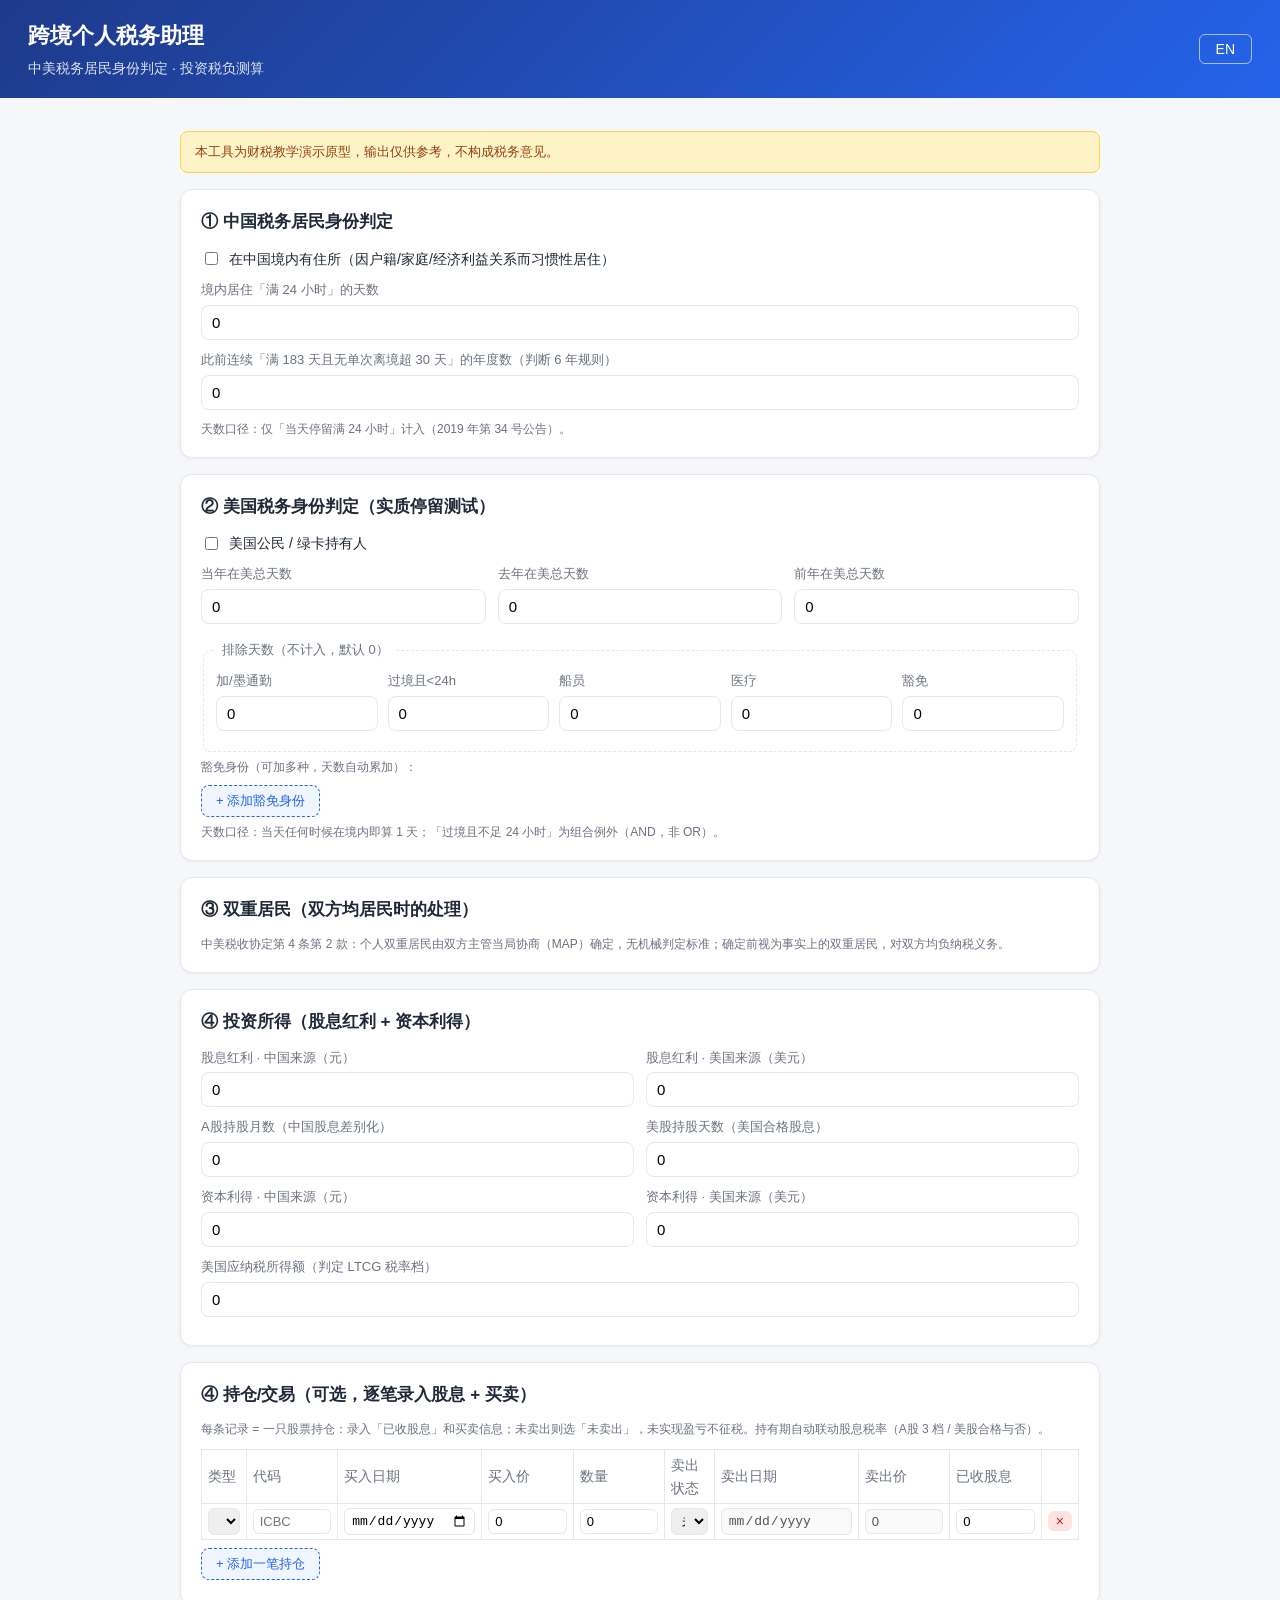
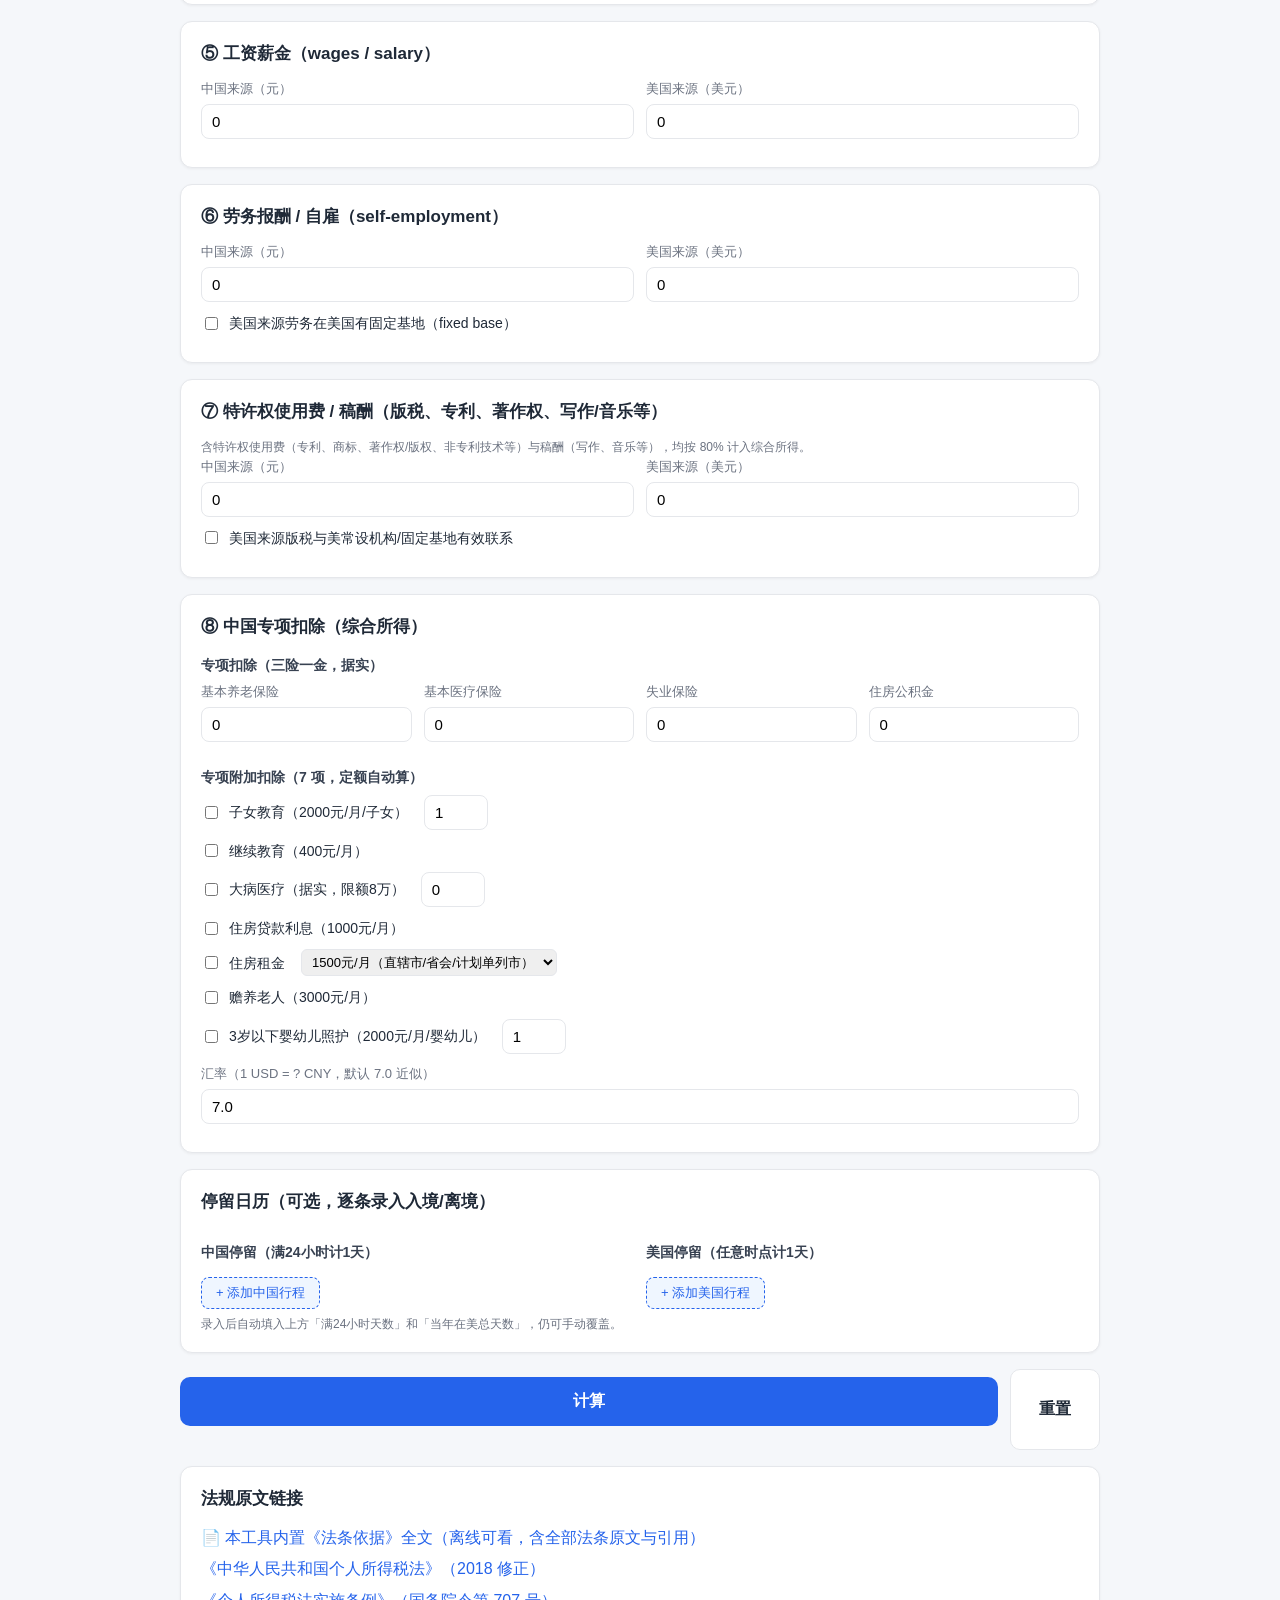
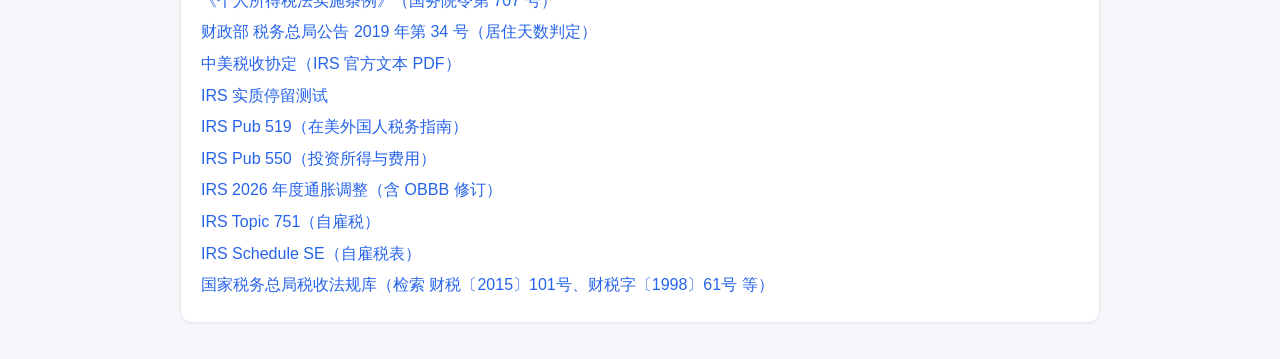
<file: templates/index.html>
<!DOCTYPE html>
<html lang="zh">
<head>
  <meta charset="utf-8">
  <meta name="viewport" content="width=device-width, initial-scale=1">
  <title data-i18n="title">跨境个人税务助理</title>
  <link rel="stylesheet" href="/static/style.css">
</head>
<body>
  <header class="topbar">
    <div>
      <h1 data-i18n="title">跨境个人税务助理</h1>
      <p class="subtitle" data-i18n="subtitle">中美税务居民身份判定 · 投资税负测算</p>
    </div>
    <button id="lang-toggle" type="button">EN</button>
  </header>

  <main>
    <p class="disclaimer" data-i18n="disclaimer">本工具为财税教学演示原型，输出仅供参考，不构成税务意见。</p>

    <form id="calc-form">
      <section class="card">
        <h2 data-i18n="cn_title">① 中国税务居民身份判定</h2>
        <label class="row checkbox">
          <input type="checkbox" id="china_has_domicile">
          <span data-i18n="cn_domicile">在中国境内有住所（因户籍/家庭/经济利益关系而习惯性居住）</span>
        </label>
        <label class="row">
          <span data-i18n="cn_days">境内居住「满 24 小时」的天数</span>
          <input type="number" id="china_full24" min="0" max="366" value="0">
        </label>
        <label class="row">
          <span data-i18n="cn_consec">此前连续「满 183 天且无单次离境超 30 天」的年度数（判断 6 年规则）</span>
          <input type="number" id="china_consec" min="0" max="20" value="0">
        </label>
        <p class="hint" data-i18n="cn_hint">天数口径：仅「当天停留满 24 小时」计入（2019 年第 34 号公告）。</p>
      </section>

      <section class="card">
        <h2 data-i18n="us_title">② 美国税务身份判定（实质停留测试）</h2>
        <label class="row checkbox">
          <input type="checkbox" id="us_gc">
          <span data-i18n="us_gc">美国公民 / 绿卡持有人</span>
        </label>
        <div class="grid3">
          <label class="row">
            <span data-i18n="us_cur">当年在美总天数</span>
            <input type="number" id="us_cur" min="0" max="366" value="0">
          </label>
          <label class="row">
            <span data-i18n="us_p1">去年在美总天数</span>
            <input type="number" id="us_p1" min="0" max="366" value="0">
          </label>
          <label class="row">
            <span data-i18n="us_p2">前年在美总天数</span>
            <input type="number" id="us_p2" min="0" max="366" value="0">
          </label>
        </div>
        <fieldset class="excl">
          <legend data-i18n="us_excl_legend">排除天数（不计入，默认 0）</legend>
          <div class="grid5">
            <label class="row"><span data-i18n="us_ex_commuter">加/墨通勤</span><input type="number" id="us_ex_commuter" min="0" value="0"></label>
            <label class="row"><span data-i18n="us_ex_transit">过境且&lt;24h</span><input type="number" id="us_ex_transit" min="0" value="0"></label>
            <label class="row"><span data-i18n="us_ex_crew">船员</span><input type="number" id="us_ex_crew" min="0" value="0"></label>
            <label class="row"><span data-i18n="us_ex_medical">医疗</span><input type="number" id="us_ex_medical" min="0" value="0"></label>
            <label class="row"><span data-i18n="us_ex_exempt">豁免天数合计</span><input type="number" id="us_ex_exempt" min="0" value="0" readonly></label>
          </div>
        </fieldset>
        <div class="exempt-list">
          <p class="hint" data-i18n="exempt_hint">豁免身份（可加多种，天数自动累加）：</p>
          <div id="exempt-rows"></div>
          <button type="button" id="exempt-add" class="add-btn" data-i18n="exempt_add">+ 添加豁免身份</button>
        </div>
        <p class="hint" data-i18n="us_hint">天数口径：当天任何时候在境内即算 1 天；「过境且不足 24 小时」为组合例外（AND，非 OR）。</p>
      </section>

      <section class="card">
        <h2 data-i18n="tb_title">③ 双重居民（双方均居民时的处理）</h2>
        <p class="hint" data-i18n="tb_hint">中美税收协定第 4 条第 2 款：个人双重居民由双方主管当局协商（MAP）确定，无机械判定标准；确定前视为事实上的双重居民，对双方均负纳税义务。</p>
      </section>

      <section class="card">
        <h2 data-i18n="inc_title">④ 投资所得（股息红利 + 资本利得）</h2>
        <div class="grid2">
          <label class="row"><span data-i18n="div_cn">股息红利 · 中国来源（元）</span><input type="number" id="div_cn" min="0" value="0"></label>
          <label class="row"><span data-i18n="div_us">股息红利 · 美国来源（美元）</span><input type="number" id="div_us" min="0" value="0"></label>
        </div>
        <div class="grid2">
          <label class="row"><span data-i18n="cn_holding">A股持股月数（中国股息差别化）</span><input type="number" id="cn_holding" min="0" value="0"></label>
          <label class="row"><span data-i18n="us_holding">美股持股天数（美国合格股息）</span><input type="number" id="us_holding" min="0" value="0"></label>
        </div>
        <div class="grid2">
          <label class="row"><span data-i18n="cg_cn">资本利得 · 中国来源（元）</span><input type="number" id="cg_cn" min="0" value="0"></label>
          <label class="row"><span data-i18n="cg_us">资本利得 · 美国来源（美元）</span><input type="number" id="cg_us" min="0" value="0"></label>
        </div>
        <label class="row"><span data-i18n="us_taxable">美国应纳税所得额（判定 LTCG 税率档）</span><input type="number" id="us_taxable" min="0" value="0"></label>
      </section>

      <section class="card">
        <h2 data-i18n="hold_title">④ 持仓/交易（可选，逐笔录入股息 + 买卖）</h2>
        <p class="hint" data-i18n="hold_hint">每条记录 = 一只股票持仓：录入「已收股息」和买卖信息；未卖出则选「未卖出」，未实现盈亏不征税。持有期自动联动股息税率（A股 3 档 / 美股合格与否）。</p>
        <table id="hold-table">
          <thead><tr>
            <th data-i18n="div_entry_type">类型</th>
            <th data-i18n="port_ticker">代码</th>
            <th data-i18n="port_buy_date">买入日期</th>
            <th data-i18n="port_buy_price">买入价</th>
            <th data-i18n="port_qty">数量</th>
            <th data-i18n="hold_sell_status">卖出状态</th>
            <th data-i18n="port_sell_date">卖出日期</th>
            <th data-i18n="port_sell_price">卖出价</th>
            <th data-i18n="hold_dividend">已收股息</th>
            <th></th>
          </tr></thead>
          <tbody id="hold-rows"></tbody>
        </table>
        <button type="button" id="hold-add" class="add-btn" data-i18n="hold_add">+ 添加一笔持仓</button>
        <p class="hint" id="hold-summary"></p>
      </section>

      <section class="card">
        <h2 data-i18n="sal_title">⑤ 工资薪金（wages / salary）</h2>
        <div class="grid2">
          <label class="row"><span data-i18n="sal_cn">中国来源（元）</span><input type="number" id="sal_cn" min="0" value="0"></label>
          <label class="row"><span data-i18n="sal_us">美国来源（美元）</span><input type="number" id="sal_us" min="0" value="0"></label>
        </div>
      </section>

      <section class="card">
        <h2 data-i18n="svc_title">⑥ 劳务报酬 / 自雇（self-employment）</h2>
        <div class="grid2">
          <label class="row"><span data-i18n="svc_cn">中国来源（元）</span><input type="number" id="svc_cn" min="0" value="0"></label>
          <label class="row"><span data-i18n="svc_us">美国来源（美元）</span><input type="number" id="svc_us" min="0" value="0"></label>
        </div>
        <label class="row checkbox"><input type="checkbox" id="us_has_fixed_base"><span data-i18n="cb_fixed_base">美国来源劳务在美国有固定基地（fixed base）</span></label>
      </section>

      <section class="card">
        <h2 data-i18n="roy_title">⑦ 特许权使用费 / 稿酬（royalties & author's fees）</h2>
        <p class="hint" data-i18n="roy_hint">含特许权使用费（专利、商标、著作权/版权、非专利技术等）与稿酬（写作、音乐等），均按 80% 计入综合所得。</p>
        <div class="grid2">
          <label class="row"><span data-i18n="roy_cn">中国来源（元）</span><input type="number" id="roy_cn" min="0" value="0"></label>
          <label class="row"><span data-i18n="roy_us">美国来源（美元）</span><input type="number" id="roy_us" min="0" value="0"></label>
        </div>
        <label class="row checkbox"><input type="checkbox" id="us_royalty_connected"><span data-i18n="cb_royalty_connected">美国来源版税与美常设机构/固定基地有效联系</span></label>
      </section>

      <section class="card">
        <h2 data-i18n="ded_title">⑧ 中国专项扣除（综合所得）</h2>
        <h3 data-i18n="special_title">专项扣除（三险一金，据实）</h3>
        <div class="grid4">
          <label class="row"><span data-i18n="sp_pension">基本养老保险</span><input type="number" class="sp-amount" id="sp_pension" min="0" value="0"></label>
          <label class="row"><span data-i18n="sp_medical">基本医疗保险</span><input type="number" class="sp-amount" id="sp_medical" min="0" value="0"></label>
          <label class="row"><span data-i18n="sp_unemployment">失业保险</span><input type="number" class="sp-amount" id="sp_unemployment" min="0" value="0"></label>
          <label class="row"><span data-i18n="sp_housing">住房公积金</span><input type="number" class="sp-amount" id="sp_housing" min="0" value="0"></label>
        </div>
        <h3 data-i18n="additional_title">专项附加扣除（7 项，定额自动算）</h3>
        <label class="row checkbox"><input type="checkbox" id="ad_child"><span data-i18n="ad_child">子女教育（2000元/月/子女）</span><input type="number" id="ad_child_cnt" min="1" value="1" class="inline-num"></label>
        <label class="row checkbox"><input type="checkbox" id="ad_continue"><span data-i18n="ad_continue">继续教育（400元/月）</span></label>
        <label class="row checkbox"><input type="checkbox" id="ad_illness"><span data-i18n="ad_illness">大病医疗（据实，限额8万）</span><input type="number" id="ad_illness_amt" min="0" value="0" class="inline-num"></label>
        <label class="row checkbox"><input type="checkbox" id="ad_loan"><span data-i18n="ad_loan">住房贷款利息（1000元/月）</span></label>
        <label class="row checkbox"><input type="checkbox" id="ad_rent"><span data-i18n="ad_rent">住房租金</span>
          <select id="ad_rent_city" class="inline-sel">
            <option value="1500" data-i18n="ad_rent_1500">1500元/月（直辖市/省会/计划单列市）</option>
            <option value="1100" data-i18n="ad_rent_1100">1100元/月（户籍人口&gt;100万城市）</option>
            <option value="800" data-i18n="ad_rent_800">800元/月（户籍人口≤100万城市）</option>
          </select>
        </label>
        <label class="row checkbox"><input type="checkbox" id="ad_elderly"><span data-i18n="ad_elderly">赡养老人（3000元/月）</span></label>
        <label class="row checkbox"><input type="checkbox" id="ad_infant"><span data-i18n="ad_infant">3岁以下婴幼儿照护（2000元/月/婴幼儿）</span><input type="number" id="ad_infant_cnt" min="1" value="1" class="inline-num"></label>
        <label class="row"><span data-i18n="fx_rate">汇率（1 USD = ? CNY，默认 7.0 近似）</span><input type="number" id="fx_rate" min="0" step="0.01" value="7.0"></label>
      </section>

      <section class="card">
        <h2 data-i18n="cal_title">停留日历（可选，逐条录入入境/离境）</h2>
        <div class="grid2">
          <div>
            <h3 data-i18n="cal_cn">中国停留（满24小时计1天）</h3>
            <div id="cn-trip-rows"></div>
            <button type="button" id="cn-trip-add" class="add-btn" data-i18n="cal_add_cn">+ 添加中国行程</button>
          </div>
          <div>
            <h3 data-i18n="cal_us">美国停留（任意时点计1天）</h3>
            <div id="us-trip-rows"></div>
            <button type="button" id="us-trip-add" class="add-btn" data-i18n="cal_add_us">+ 添加美国行程</button>
          </div>
        </div>
        <p class="hint" data-i18n="cal_hint">录入后自动填入上方「满24小时天数」和「当年在美总天数」，仍可手动覆盖。</p>
      </section>

      <div class="btn-row">
        <button type="submit" class="submit" data-i18n="calc_btn">计算</button>
        <button type="button" id="reset-btn" class="reset" data-i18n="reset_btn">重置</button>
      </div>
    </form>

    <section class="card" id="legal-links">
      <h2 data-i18n="legal_title">法规原文链接</h2>
      <ul id="legal-links-list" class="legal-list"></ul>
    </section>

    <div id="results" class="hidden"></div>
  </main>

  <script src="/static/i18n.js"></script>
  <script src="/static/app.js"></script>
</body>
</html>
</file>
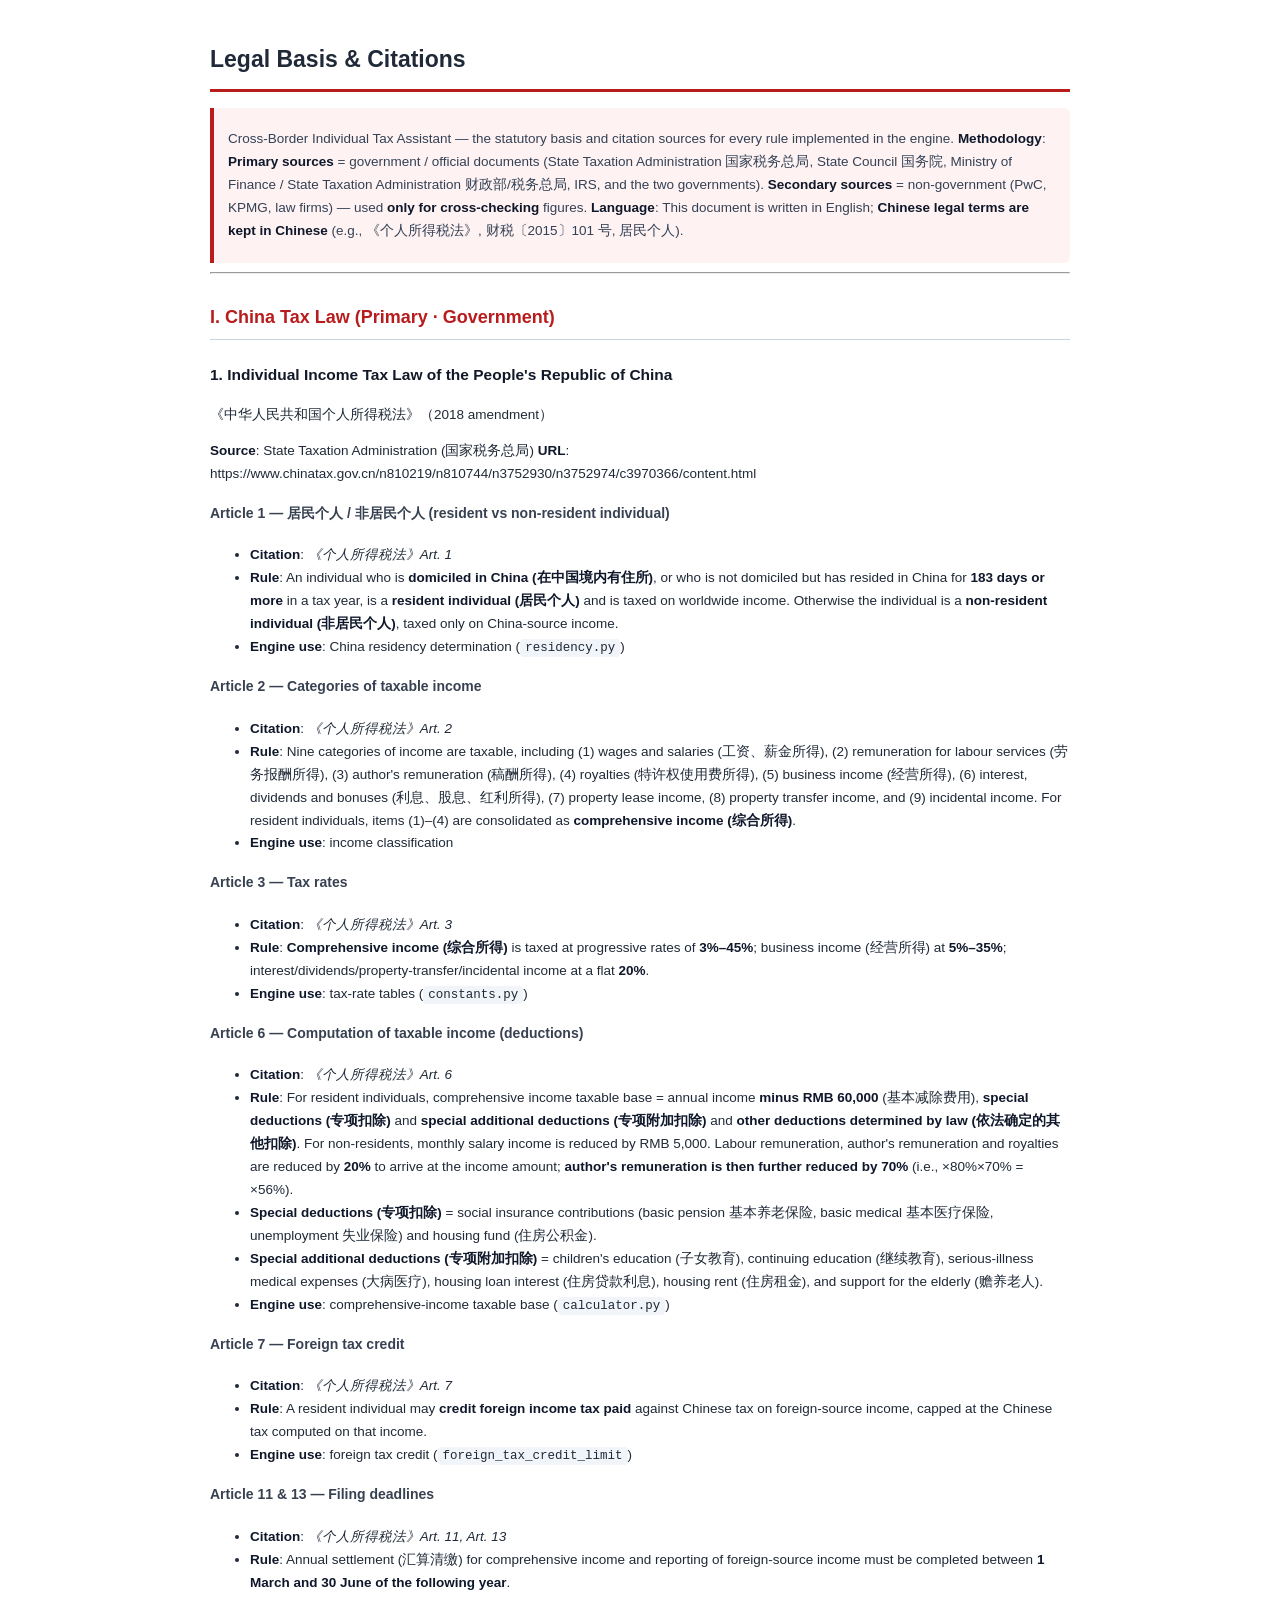
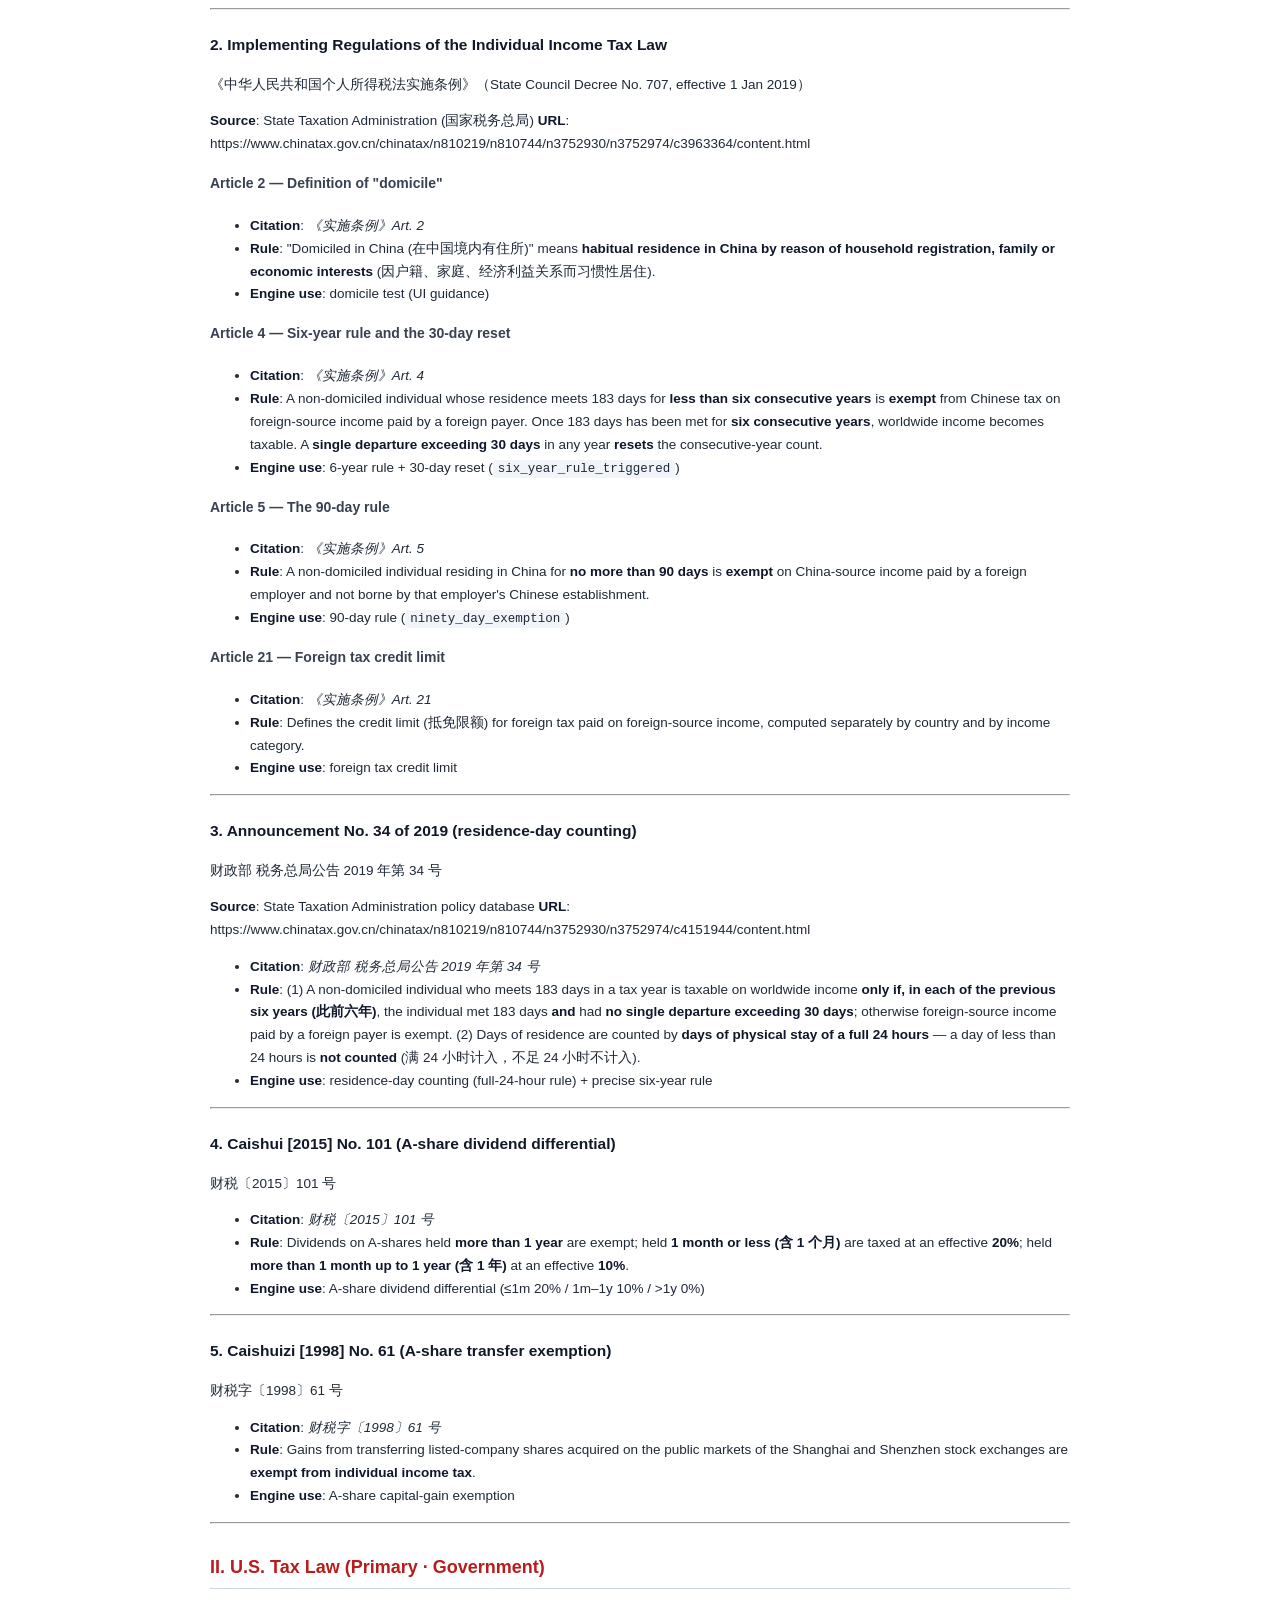
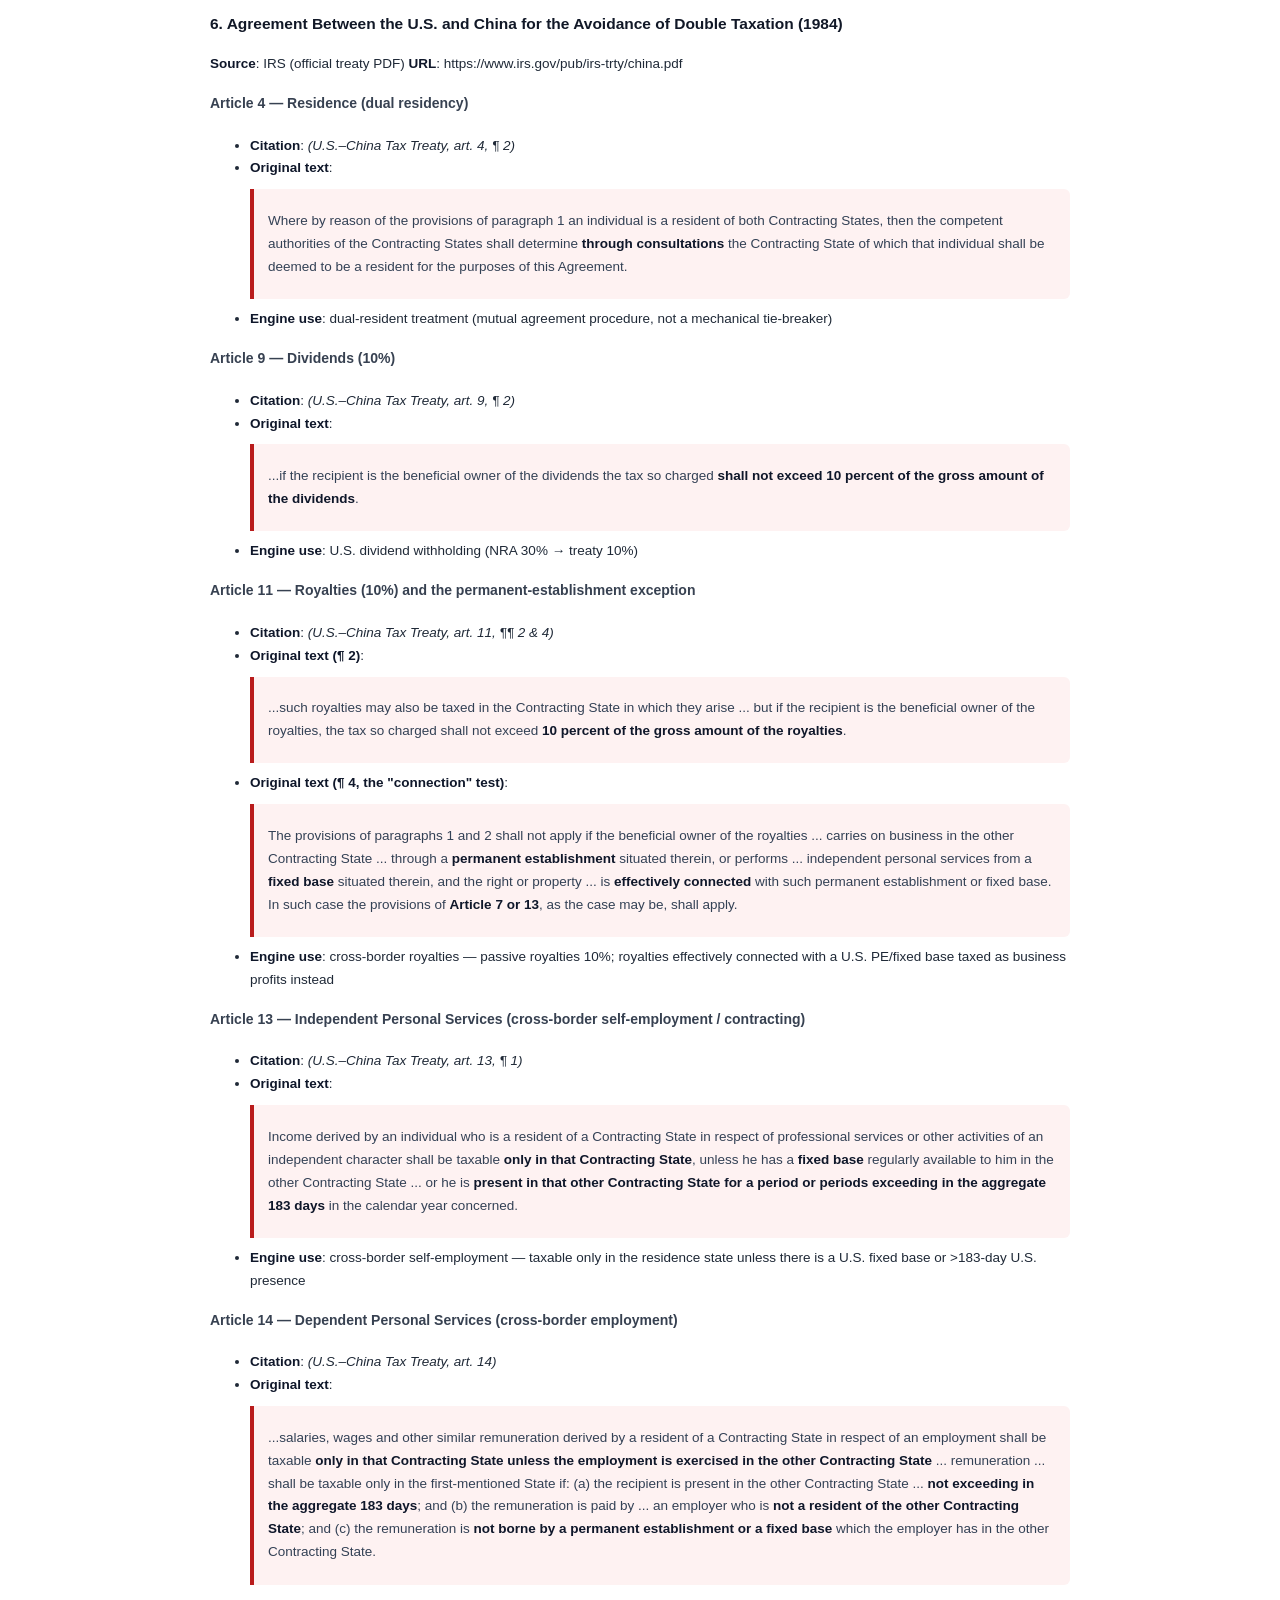
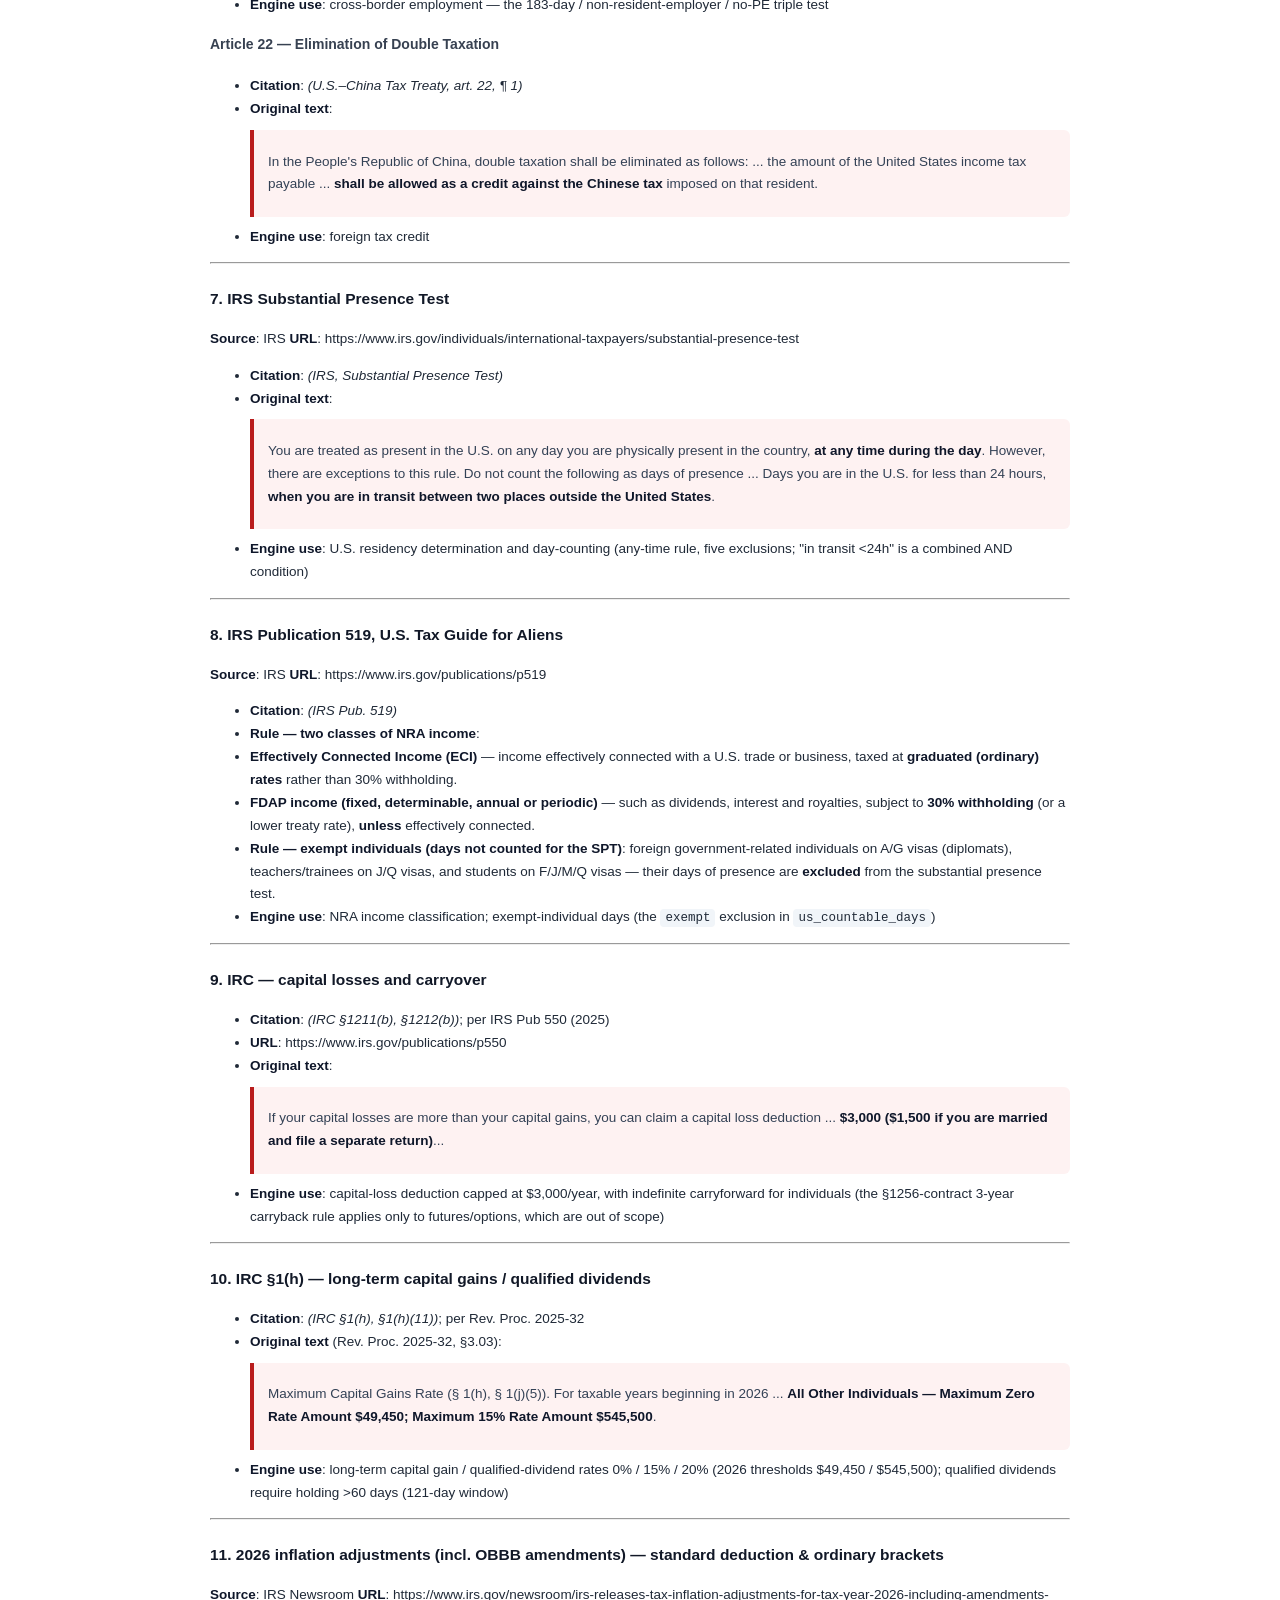
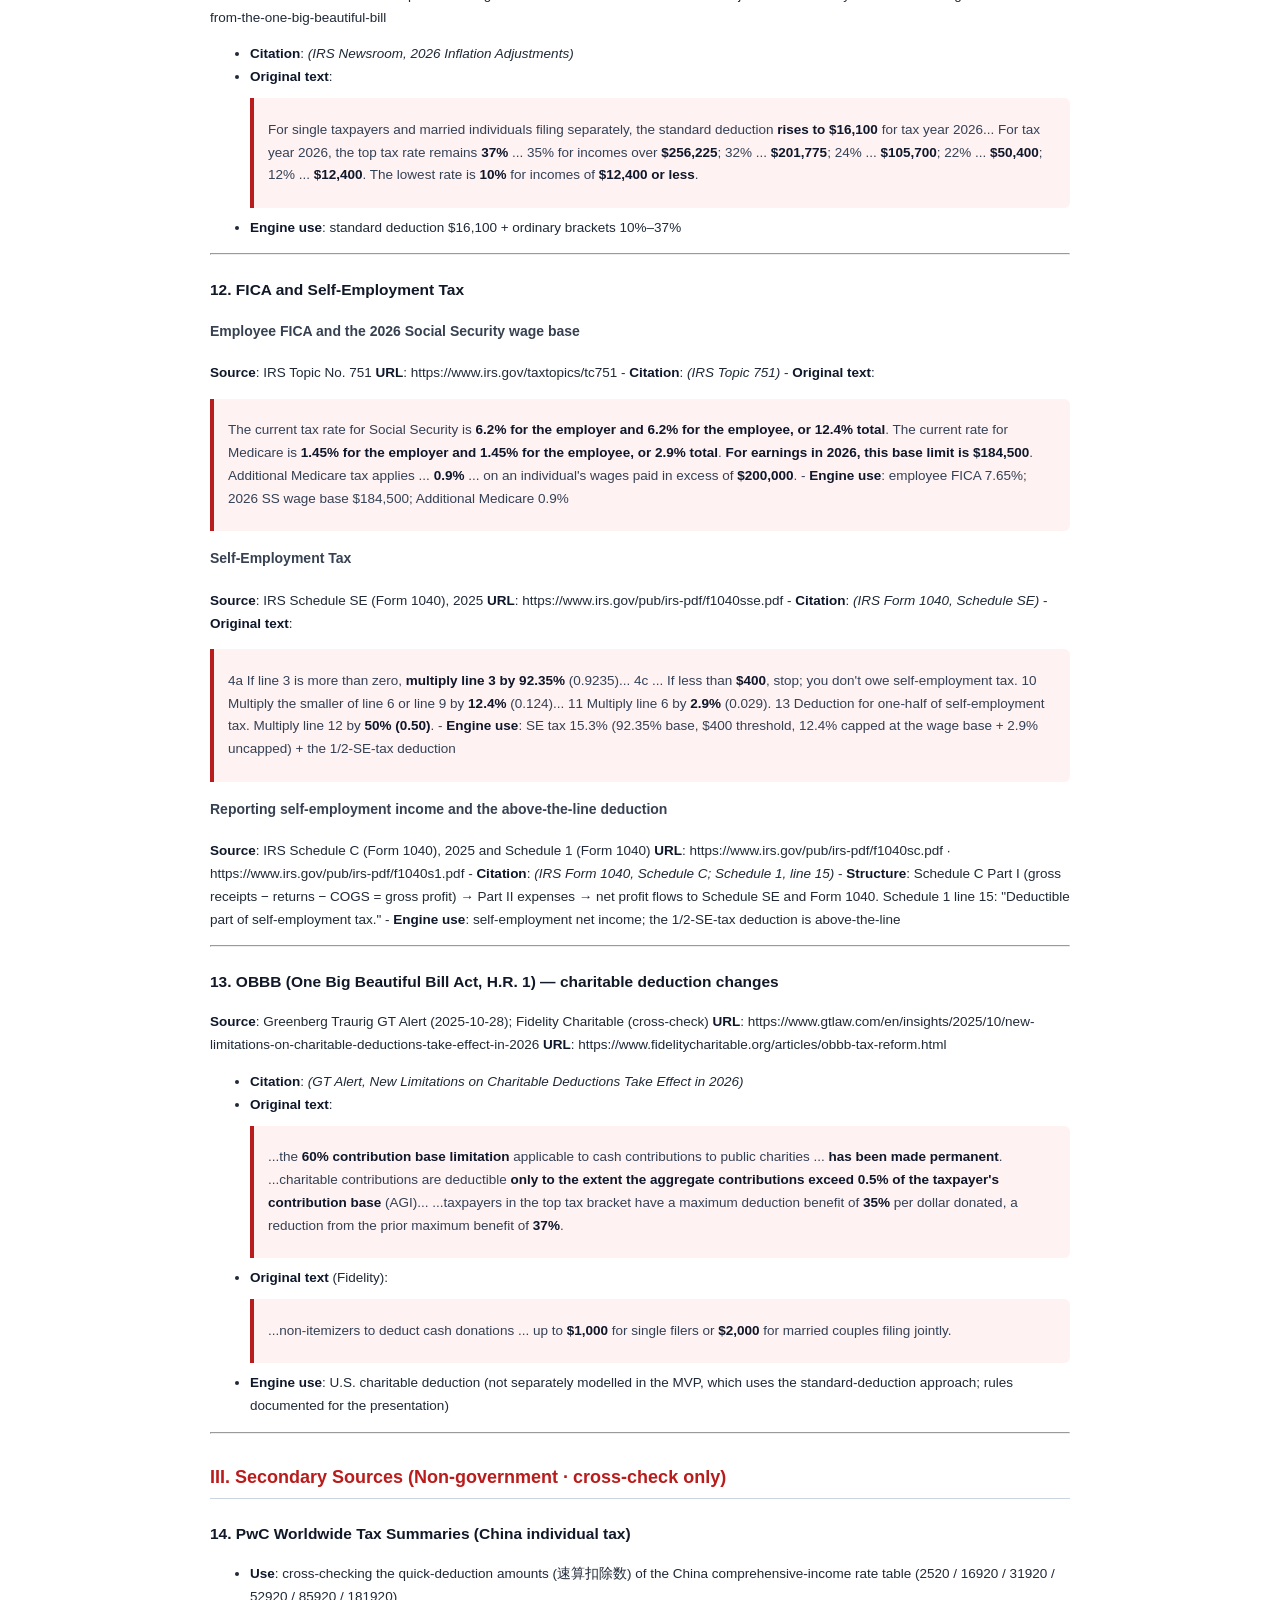
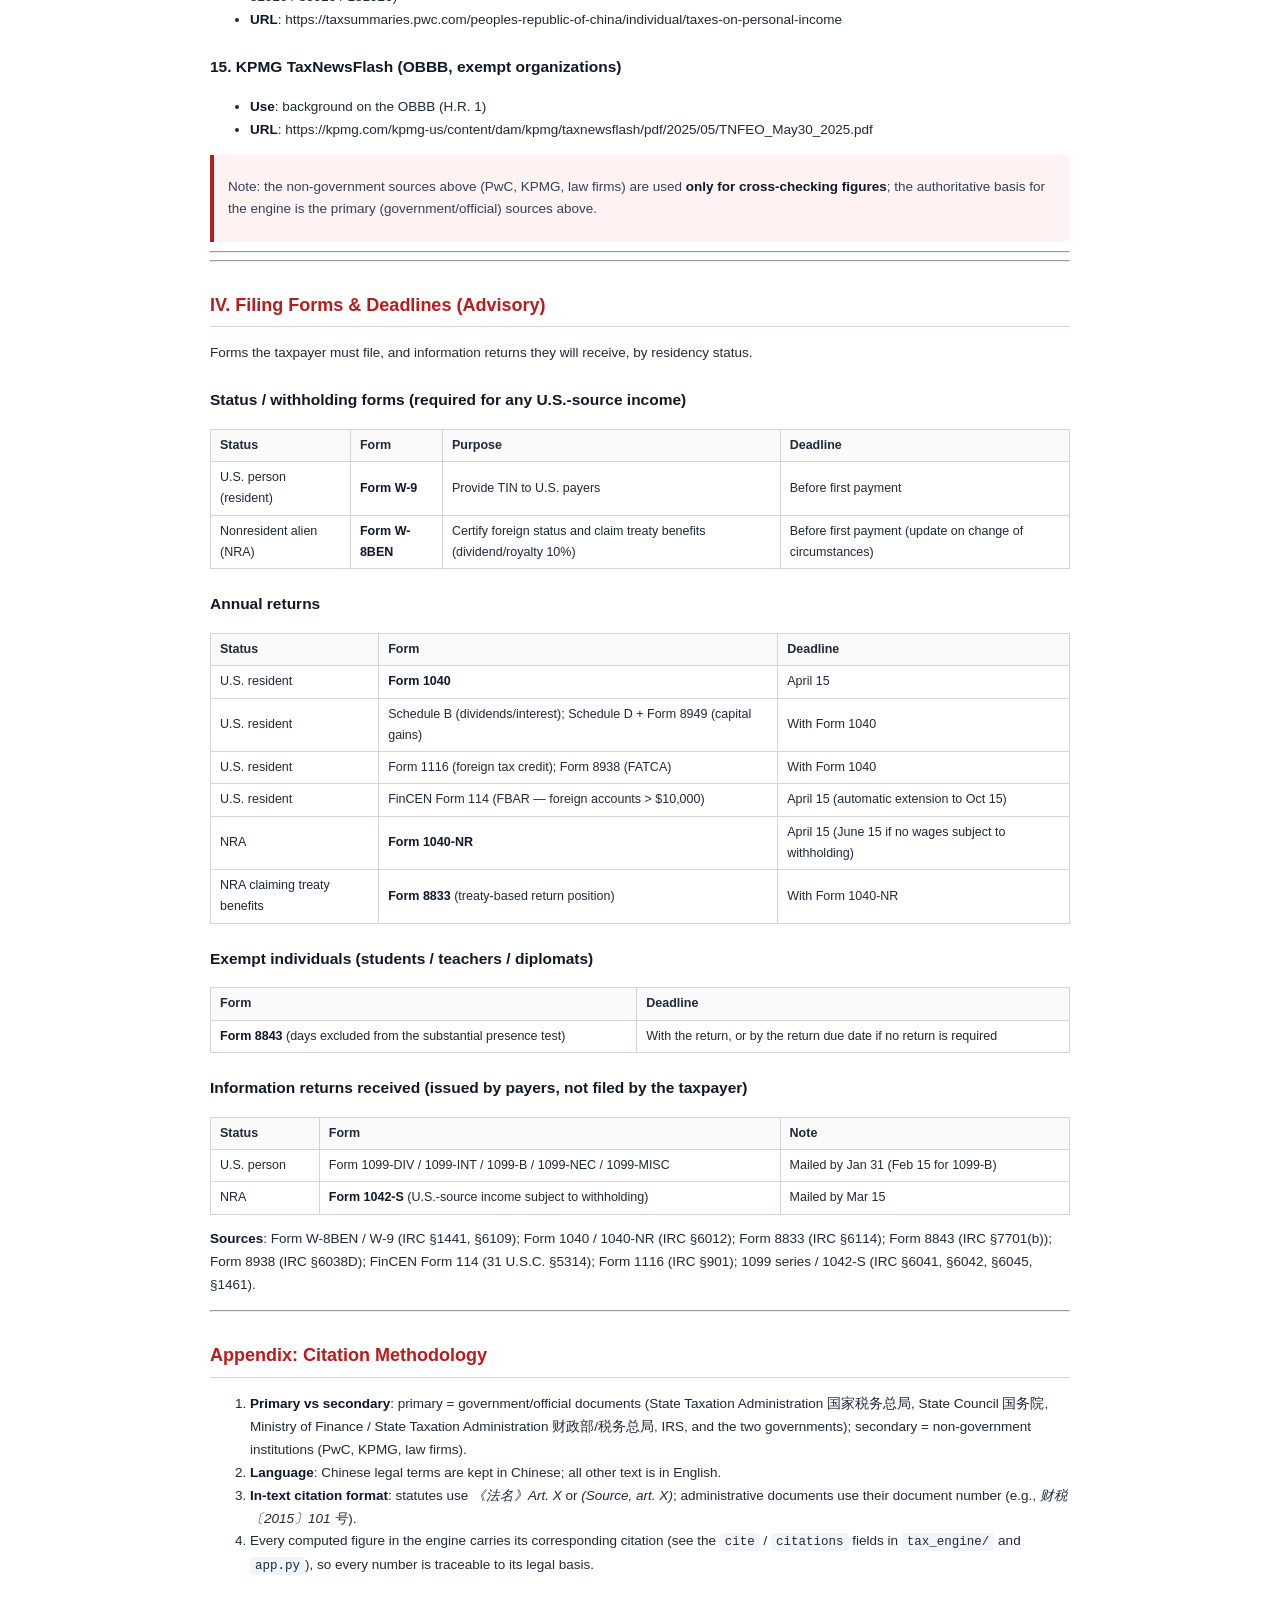
<file: docs/法条依据.html>
<!DOCTYPE html><html lang='en'><head><meta charset='utf-8'><title>Legal Basis & Citations</title><style>
body{font-family:'Noto Sans CJK SC','WenQuanYi Micro Hei','SimSun',sans-serif;max-width:860px;margin:40px auto;padding:0 24px;line-height:1.7;color:#1f2937;font-size:13.5px}
h1{font-size:23px;border-bottom:3px solid #b91c1c;padding-bottom:10px}
h2{font-size:18px;border-bottom:1px solid #cbd5e1;padding-bottom:6px;margin-top:28px;color:#b91c1c}
h3{font-size:15.5px;margin-top:22px;color:#111827}
h4{font-size:14px;margin-top:16px;color:#374151}
blockquote{border-left:4px solid #b91c1c;margin:9px 0;padding:7px 14px;background:#fef2f2;color:#334155;border-radius:0 6px 6px 0}
table{border-collapse:collapse;width:100%;margin:10px 0}
th,td{border:1px solid #d1d5db;padding:5px 9px;text-align:left;font-size:12.5px}
th{background:#fafafa;font-weight:600}
code{background:#f1f5f9;padding:2px 5px;border-radius:4px;font-size:12.5px}
strong{color:#0f172a}
a{color:#b91c1c}
</style></head><body><h1>Legal Basis &amp; Citations</h1>
<blockquote>
<p>Cross-Border Individual Tax Assistant — the statutory basis and citation sources for every rule implemented in the engine.
<strong>Methodology</strong>: <strong>Primary sources</strong> = government / official documents (State Taxation Administration 国家税务总局, State Council 国务院, Ministry of Finance / State Taxation Administration 财政部/税务总局, IRS, and the two governments). <strong>Secondary sources</strong> = non-government (PwC, KPMG, law firms) — used <strong>only for cross-checking</strong> figures.
<strong>Language</strong>: This document is written in English; <strong>Chinese legal terms are kept in Chinese</strong> (e.g., 《个人所得税法》, 财税〔2015〕101 号, 居民个人).</p>
</blockquote>
<hr />
<h2>I. China Tax Law (Primary · Government)</h2>
<h3>1. Individual Income Tax Law of the People's Republic of China</h3>
<p>《中华人民共和国个人所得税法》（2018 amendment）</p>
<p><strong>Source</strong>: State Taxation Administration (国家税务总局)
<strong>URL</strong>: https://www.chinatax.gov.cn/n810219/n810744/n3752930/n3752974/c3970366/content.html</p>
<h4>Article 1 — 居民个人 / 非居民个人 (resident vs non-resident individual)</h4>
<ul>
<li><strong>Citation</strong>: <em>《个人所得税法》Art. 1</em></li>
<li><strong>Rule</strong>: An individual who is <strong>domiciled in China (在中国境内有住所)</strong>, or who is not domiciled but has resided in China for <strong>183 days or more</strong> in a tax year, is a <strong>resident individual (居民个人)</strong> and is taxed on worldwide income. Otherwise the individual is a <strong>non-resident individual (非居民个人)</strong>, taxed only on China-source income.</li>
<li><strong>Engine use</strong>: China residency determination (<code>residency.py</code>)</li>
</ul>
<h4>Article 2 — Categories of taxable income</h4>
<ul>
<li><strong>Citation</strong>: <em>《个人所得税法》Art. 2</em></li>
<li><strong>Rule</strong>: Nine categories of income are taxable, including (1) wages and salaries (工资、薪金所得), (2) remuneration for labour services (劳务报酬所得), (3) author's remuneration (稿酬所得), (4) royalties (特许权使用费所得), (5) business income (经营所得), (6) interest, dividends and bonuses (利息、股息、红利所得), (7) property lease income, (8) property transfer income, and (9) incidental income. For resident individuals, items (1)–(4) are consolidated as <strong>comprehensive income (综合所得)</strong>.</li>
<li><strong>Engine use</strong>: income classification</li>
</ul>
<h4>Article 3 — Tax rates</h4>
<ul>
<li><strong>Citation</strong>: <em>《个人所得税法》Art. 3</em></li>
<li><strong>Rule</strong>: <strong>Comprehensive income (综合所得)</strong> is taxed at progressive rates of <strong>3%–45%</strong>; business income (经营所得) at <strong>5%–35%</strong>; interest/dividends/property-transfer/incidental income at a flat <strong>20%</strong>.</li>
<li><strong>Engine use</strong>: tax-rate tables (<code>constants.py</code>)</li>
</ul>
<h4>Article 6 — Computation of taxable income (deductions)</h4>
<ul>
<li><strong>Citation</strong>: <em>《个人所得税法》Art. 6</em></li>
<li><strong>Rule</strong>: For resident individuals, comprehensive income taxable base = annual income <strong>minus RMB 60,000</strong> (基本减除费用), <strong>special deductions (专项扣除)</strong> and <strong>special additional deductions (专项附加扣除)</strong> and <strong>other deductions determined by law (依法确定的其他扣除)</strong>. For non-residents, monthly salary income is reduced by RMB 5,000. Labour remuneration, author's remuneration and royalties are reduced by <strong>20%</strong> to arrive at the income amount; <strong>author's remuneration is then further reduced by 70%</strong> (i.e., ×80%×70% = ×56%).</li>
<li><strong>Special deductions (专项扣除)</strong> = social insurance contributions (basic pension 基本养老保险, basic medical 基本医疗保险, unemployment 失业保险) and housing fund (住房公积金).</li>
<li><strong>Special additional deductions (专项附加扣除)</strong> = children's education (子女教育), continuing education (继续教育), serious-illness medical expenses (大病医疗), housing loan interest (住房贷款利息), housing rent (住房租金), and support for the elderly (赡养老人).</li>
<li><strong>Engine use</strong>: comprehensive-income taxable base (<code>calculator.py</code>)</li>
</ul>
<h4>Article 7 — Foreign tax credit</h4>
<ul>
<li><strong>Citation</strong>: <em>《个人所得税法》Art. 7</em></li>
<li><strong>Rule</strong>: A resident individual may <strong>credit foreign income tax paid</strong> against Chinese tax on foreign-source income, capped at the Chinese tax computed on that income.</li>
<li><strong>Engine use</strong>: foreign tax credit (<code>foreign_tax_credit_limit</code>)</li>
</ul>
<h4>Article 11 &amp; 13 — Filing deadlines</h4>
<ul>
<li><strong>Citation</strong>: <em>《个人所得税法》Art. 11, Art. 13</em></li>
<li><strong>Rule</strong>: Annual settlement (汇算清缴) for comprehensive income and reporting of foreign-source income must be completed between <strong>1 March and 30 June of the following year</strong>.</li>
</ul>
<hr />
<h3>2. Implementing Regulations of the Individual Income Tax Law</h3>
<p>《中华人民共和国个人所得税法实施条例》（State Council Decree No. 707, effective 1 Jan 2019）</p>
<p><strong>Source</strong>: State Taxation Administration (国家税务总局)
<strong>URL</strong>: https://www.chinatax.gov.cn/chinatax/n810219/n810744/n3752930/n3752974/c3963364/content.html</p>
<h4>Article 2 — Definition of "domicile"</h4>
<ul>
<li><strong>Citation</strong>: <em>《实施条例》Art. 2</em></li>
<li><strong>Rule</strong>: "Domiciled in China (在中国境内有住所)" means <strong>habitual residence in China by reason of household registration, family or economic interests</strong> (因户籍、家庭、经济利益关系而习惯性居住).</li>
<li><strong>Engine use</strong>: domicile test (UI guidance)</li>
</ul>
<h4>Article 4 — Six-year rule and the 30-day reset</h4>
<ul>
<li><strong>Citation</strong>: <em>《实施条例》Art. 4</em></li>
<li><strong>Rule</strong>: A non-domiciled individual whose residence meets 183 days for <strong>less than six consecutive years</strong> is <strong>exempt</strong> from Chinese tax on foreign-source income paid by a foreign payer. Once 183 days has been met for <strong>six consecutive years</strong>, worldwide income becomes taxable. A <strong>single departure exceeding 30 days</strong> in any year <strong>resets</strong> the consecutive-year count.</li>
<li><strong>Engine use</strong>: 6-year rule + 30-day reset (<code>six_year_rule_triggered</code>)</li>
</ul>
<h4>Article 5 — The 90-day rule</h4>
<ul>
<li><strong>Citation</strong>: <em>《实施条例》Art. 5</em></li>
<li><strong>Rule</strong>: A non-domiciled individual residing in China for <strong>no more than 90 days</strong> is <strong>exempt</strong> on China-source income paid by a foreign employer and not borne by that employer's Chinese establishment.</li>
<li><strong>Engine use</strong>: 90-day rule (<code>ninety_day_exemption</code>)</li>
</ul>
<h4>Article 21 — Foreign tax credit limit</h4>
<ul>
<li><strong>Citation</strong>: <em>《实施条例》Art. 21</em></li>
<li><strong>Rule</strong>: Defines the credit limit (抵免限额) for foreign tax paid on foreign-source income, computed separately by country and by income category.</li>
<li><strong>Engine use</strong>: foreign tax credit limit</li>
</ul>
<hr />
<h3>3. Announcement No. 34 of 2019 (residence-day counting)</h3>
<p>财政部 税务总局公告 2019 年第 34 号</p>
<p><strong>Source</strong>: State Taxation Administration policy database
<strong>URL</strong>: https://www.chinatax.gov.cn/chinatax/n810219/n810744/n3752930/n3752974/c4151944/content.html</p>
<ul>
<li><strong>Citation</strong>: <em>财政部 税务总局公告 2019 年第 34 号</em></li>
<li><strong>Rule</strong>: (1) A non-domiciled individual who meets 183 days in a tax year is taxable on worldwide income <strong>only if, in each of the previous six years (此前六年)</strong>, the individual met 183 days <strong>and</strong> had <strong>no single departure exceeding 30 days</strong>; otherwise foreign-source income paid by a foreign payer is exempt. (2) Days of residence are counted by <strong>days of physical stay of a full 24 hours</strong> — a day of less than 24 hours is <strong>not counted</strong> (满 24 小时计入，不足 24 小时不计入).</li>
<li><strong>Engine use</strong>: residence-day counting (full-24-hour rule) + precise six-year rule</li>
</ul>
<hr />
<h3>4. Caishui [2015] No. 101 (A-share dividend differential)</h3>
<p>财税〔2015〕101 号</p>
<ul>
<li><strong>Citation</strong>: <em>财税〔2015〕101 号</em></li>
<li><strong>Rule</strong>: Dividends on A-shares held <strong>more than 1 year</strong> are exempt; held <strong>1 month or less (含 1 个月)</strong> are taxed at an effective <strong>20%</strong>; held <strong>more than 1 month up to 1 year (含 1 年)</strong> at an effective <strong>10%</strong>.</li>
<li><strong>Engine use</strong>: A-share dividend differential (≤1m 20% / 1m–1y 10% / &gt;1y 0%)</li>
</ul>
<hr />
<h3>5. Caishuizi [1998] No. 61 (A-share transfer exemption)</h3>
<p>财税字〔1998〕61 号</p>
<ul>
<li><strong>Citation</strong>: <em>财税字〔1998〕61 号</em></li>
<li><strong>Rule</strong>: Gains from transferring listed-company shares acquired on the public markets of the Shanghai and Shenzhen stock exchanges are <strong>exempt from individual income tax</strong>.</li>
<li><strong>Engine use</strong>: A-share capital-gain exemption</li>
</ul>
<hr />
<h2>II. U.S. Tax Law (Primary · Government)</h2>
<h3>6. Agreement Between the U.S. and China for the Avoidance of Double Taxation (1984)</h3>
<p><strong>Source</strong>: IRS (official treaty PDF)
<strong>URL</strong>: https://www.irs.gov/pub/irs-trty/china.pdf</p>
<h4>Article 4 — Residence (dual residency)</h4>
<ul>
<li><strong>Citation</strong>: <em>(U.S.–China Tax Treaty, art. 4, ¶ 2)</em></li>
<li><strong>Original text</strong>:<blockquote>
<p>Where by reason of the provisions of paragraph 1 an individual is a resident of both Contracting States, then the competent authorities of the Contracting States shall determine <strong>through consultations</strong> the Contracting State of which that individual shall be deemed to be a resident for the purposes of this Agreement.</p>
</blockquote>
</li>
<li><strong>Engine use</strong>: dual-resident treatment (mutual agreement procedure, not a mechanical tie-breaker)</li>
</ul>
<h4>Article 9 — Dividends (10%)</h4>
<ul>
<li><strong>Citation</strong>: <em>(U.S.–China Tax Treaty, art. 9, ¶ 2)</em></li>
<li><strong>Original text</strong>:<blockquote>
<p>...if the recipient is the beneficial owner of the dividends the tax so charged <strong>shall not exceed 10 percent of the gross amount of the dividends</strong>.</p>
</blockquote>
</li>
<li><strong>Engine use</strong>: U.S. dividend withholding (NRA 30% → treaty 10%)</li>
</ul>
<h4>Article 11 — Royalties (10%) and the permanent-establishment exception</h4>
<ul>
<li><strong>Citation</strong>: <em>(U.S.–China Tax Treaty, art. 11, ¶¶ 2 &amp; 4)</em></li>
<li><strong>Original text (¶ 2)</strong>:<blockquote>
<p>...such royalties may also be taxed in the Contracting State in which they arise ... but if the recipient is the beneficial owner of the royalties, the tax so charged shall not exceed <strong>10 percent of the gross amount of the royalties</strong>.</p>
</blockquote>
</li>
<li><strong>Original text (¶ 4, the "connection" test)</strong>:<blockquote>
<p>The provisions of paragraphs 1 and 2 shall not apply if the beneficial owner of the royalties ... carries on business in the other Contracting State ... through a <strong>permanent establishment</strong> situated therein, or performs ... independent personal services from a <strong>fixed base</strong> situated therein, and the right or property ... is <strong>effectively connected</strong> with such permanent establishment or fixed base. In such case the provisions of <strong>Article 7 or 13</strong>, as the case may be, shall apply.</p>
</blockquote>
</li>
<li><strong>Engine use</strong>: cross-border royalties — passive royalties 10%; royalties effectively connected with a U.S. PE/fixed base taxed as business profits instead</li>
</ul>
<h4>Article 13 — Independent Personal Services (cross-border self-employment / contracting)</h4>
<ul>
<li><strong>Citation</strong>: <em>(U.S.–China Tax Treaty, art. 13, ¶ 1)</em></li>
<li><strong>Original text</strong>:<blockquote>
<p>Income derived by an individual who is a resident of a Contracting State in respect of professional services or other activities of an independent character shall be taxable <strong>only in that Contracting State</strong>, unless he has a <strong>fixed base</strong> regularly available to him in the other Contracting State ... or he is <strong>present in that other Contracting State for a period or periods exceeding in the aggregate 183 days</strong> in the calendar year concerned.</p>
</blockquote>
</li>
<li><strong>Engine use</strong>: cross-border self-employment — taxable only in the residence state unless there is a U.S. fixed base or &gt;183-day U.S. presence</li>
</ul>
<h4>Article 14 — Dependent Personal Services (cross-border employment)</h4>
<ul>
<li><strong>Citation</strong>: <em>(U.S.–China Tax Treaty, art. 14)</em></li>
<li><strong>Original text</strong>:<blockquote>
<p>...salaries, wages and other similar remuneration derived by a resident of a Contracting State in respect of an employment shall be taxable <strong>only in that Contracting State unless the employment is exercised in the other Contracting State</strong> ... remuneration ... shall be taxable only in the first-mentioned State if: (a) the recipient is present in the other Contracting State ... <strong>not exceeding in the aggregate 183 days</strong>; and (b) the remuneration is paid by ... an employer who is <strong>not a resident of the other Contracting State</strong>; and (c) the remuneration is <strong>not borne by a permanent establishment or a fixed base</strong> which the employer has in the other Contracting State.</p>
</blockquote>
</li>
<li><strong>Engine use</strong>: cross-border employment — the 183-day / non-resident-employer / no-PE triple test</li>
</ul>
<h4>Article 22 — Elimination of Double Taxation</h4>
<ul>
<li><strong>Citation</strong>: <em>(U.S.–China Tax Treaty, art. 22, ¶ 1)</em></li>
<li><strong>Original text</strong>:<blockquote>
<p>In the People's Republic of China, double taxation shall be eliminated as follows: ... the amount of the United States income tax payable ... <strong>shall be allowed as a credit against the Chinese tax</strong> imposed on that resident.</p>
</blockquote>
</li>
<li><strong>Engine use</strong>: foreign tax credit</li>
</ul>
<hr />
<h3>7. IRS Substantial Presence Test</h3>
<p><strong>Source</strong>: IRS
<strong>URL</strong>: https://www.irs.gov/individuals/international-taxpayers/substantial-presence-test</p>
<ul>
<li><strong>Citation</strong>: <em>(IRS, Substantial Presence Test)</em></li>
<li><strong>Original text</strong>:<blockquote>
<p>You are treated as present in the U.S. on any day you are physically present in the country, <strong>at any time during the day</strong>. However, there are exceptions to this rule. Do not count the following as days of presence ... Days you are in the U.S. for less than 24 hours, <strong>when you are in transit between two places outside the United States</strong>.</p>
</blockquote>
</li>
<li><strong>Engine use</strong>: U.S. residency determination and day-counting (any-time rule, five exclusions; "in transit &lt;24h" is a combined AND condition)</li>
</ul>
<hr />
<h3>8. IRS Publication 519, U.S. Tax Guide for Aliens</h3>
<p><strong>Source</strong>: IRS
<strong>URL</strong>: https://www.irs.gov/publications/p519</p>
<ul>
<li><strong>Citation</strong>: <em>(IRS Pub. 519)</em></li>
<li><strong>Rule — two classes of NRA income</strong>:</li>
<li><strong>Effectively Connected Income (ECI)</strong> — income effectively connected with a U.S. trade or business, taxed at <strong>graduated (ordinary) rates</strong> rather than 30% withholding.</li>
<li><strong>FDAP income (fixed, determinable, annual or periodic)</strong> — such as dividends, interest and royalties, subject to <strong>30% withholding</strong> (or a lower treaty rate), <strong>unless</strong> effectively connected.</li>
<li><strong>Rule — exempt individuals (days not counted for the SPT)</strong>: foreign government-related individuals on A/G visas (diplomats), teachers/trainees on J/Q visas, and students on F/J/M/Q visas — their days of presence are <strong>excluded</strong> from the substantial presence test.</li>
<li><strong>Engine use</strong>: NRA income classification; exempt-individual days (the <code>exempt</code> exclusion in <code>us_countable_days</code>)</li>
</ul>
<hr />
<h3>9. IRC — capital losses and carryover</h3>
<ul>
<li><strong>Citation</strong>: <em>(IRC §1211(b), §1212(b))</em>; per IRS Pub 550 (2025)</li>
<li><strong>URL</strong>: https://www.irs.gov/publications/p550</li>
<li><strong>Original text</strong>:<blockquote>
<p>If your capital losses are more than your capital gains, you can claim a capital loss deduction ... <strong>$3,000 ($1,500 if you are married and file a separate return)</strong>...</p>
</blockquote>
</li>
<li><strong>Engine use</strong>: capital-loss deduction capped at $3,000/year, with indefinite carryforward for individuals (the §1256-contract 3-year carryback rule applies only to futures/options, which are out of scope)</li>
</ul>
<hr />
<h3>10. IRC §1(h) — long-term capital gains / qualified dividends</h3>
<ul>
<li><strong>Citation</strong>: <em>(IRC §1(h), §1(h)(11))</em>; per Rev. Proc. 2025-32</li>
<li><strong>Original text</strong> (Rev. Proc. 2025-32, §3.03):<blockquote>
<p>Maximum Capital Gains Rate (§ 1(h), § 1(j)(5)). For taxable years beginning in 2026 ... <strong>All Other Individuals — Maximum Zero Rate Amount $49,450; Maximum 15% Rate Amount $545,500</strong>.</p>
</blockquote>
</li>
<li><strong>Engine use</strong>: long-term capital gain / qualified-dividend rates 0% / 15% / 20% (2026 thresholds $49,450 / $545,500); qualified dividends require holding &gt;60 days (121-day window)</li>
</ul>
<hr />
<h3>11. 2026 inflation adjustments (incl. OBBB amendments) — standard deduction &amp; ordinary brackets</h3>
<p><strong>Source</strong>: IRS Newsroom
<strong>URL</strong>: https://www.irs.gov/newsroom/irs-releases-tax-inflation-adjustments-for-tax-year-2026-including-amendments-from-the-one-big-beautiful-bill</p>
<ul>
<li><strong>Citation</strong>: <em>(IRS Newsroom, 2026 Inflation Adjustments)</em></li>
<li><strong>Original text</strong>:<blockquote>
<p>For single taxpayers and married individuals filing separately, the standard deduction <strong>rises to $16,100</strong> for tax year 2026...
For tax year 2026, the top tax rate remains <strong>37%</strong> ... 35% for incomes over <strong>$256,225</strong>; 32% ... <strong>$201,775</strong>; 24% ... <strong>$105,700</strong>; 22% ... <strong>$50,400</strong>; 12% ... <strong>$12,400</strong>. The lowest rate is <strong>10%</strong> for incomes of <strong>$12,400 or less</strong>.</p>
</blockquote>
</li>
<li><strong>Engine use</strong>: standard deduction $16,100 + ordinary brackets 10%–37%</li>
</ul>
<hr />
<h3>12. FICA and Self-Employment Tax</h3>
<h4>Employee FICA and the 2026 Social Security wage base</h4>
<p><strong>Source</strong>: IRS Topic No. 751
<strong>URL</strong>: https://www.irs.gov/taxtopics/tc751
- <strong>Citation</strong>: <em>(IRS Topic 751)</em>
- <strong>Original text</strong>:</p>
<blockquote>
<p>The current tax rate for Social Security is <strong>6.2% for the employer and 6.2% for the employee, or 12.4% total</strong>. The current rate for Medicare is <strong>1.45% for the employer and 1.45% for the employee, or 2.9% total</strong>.
<strong>For earnings in 2026, this base limit is $184,500</strong>.
Additional Medicare tax applies ... <strong>0.9%</strong> ... on an individual's wages paid in excess of <strong>$200,000</strong>.
- <strong>Engine use</strong>: employee FICA 7.65%; 2026 SS wage base $184,500; Additional Medicare 0.9%</p>
</blockquote>
<h4>Self-Employment Tax</h4>
<p><strong>Source</strong>: IRS Schedule SE (Form 1040), 2025
<strong>URL</strong>: https://www.irs.gov/pub/irs-pdf/f1040sse.pdf
- <strong>Citation</strong>: <em>(IRS Form 1040, Schedule SE)</em>
- <strong>Original text</strong>:</p>
<blockquote>
<p>4a If line 3 is more than zero, <strong>multiply line 3 by 92.35%</strong> (0.9235)... 4c ... If less than <strong>$400</strong>, stop; you don't owe self-employment tax.
10 Multiply the smaller of line 6 or line 9 by <strong>12.4%</strong> (0.124)... 11 Multiply line 6 by <strong>2.9%</strong> (0.029).
13 Deduction for one-half of self-employment tax. Multiply line 12 by <strong>50% (0.50)</strong>.
- <strong>Engine use</strong>: SE tax 15.3% (92.35% base, $400 threshold, 12.4% capped at the wage base + 2.9% uncapped) + the 1/2-SE-tax deduction</p>
</blockquote>
<h4>Reporting self-employment income and the above-the-line deduction</h4>
<p><strong>Source</strong>: IRS Schedule C (Form 1040), 2025 and Schedule 1 (Form 1040)
<strong>URL</strong>: https://www.irs.gov/pub/irs-pdf/f1040sc.pdf · https://www.irs.gov/pub/irs-pdf/f1040s1.pdf
- <strong>Citation</strong>: <em>(IRS Form 1040, Schedule C; Schedule 1, line 15)</em>
- <strong>Structure</strong>: Schedule C Part I (gross receipts − returns − COGS = gross profit) → Part II expenses → net profit flows to Schedule SE and Form 1040. Schedule 1 line 15: "Deductible part of self-employment tax."
- <strong>Engine use</strong>: self-employment net income; the 1/2-SE-tax deduction is above-the-line</p>
<hr />
<h3>13. OBBB (One Big Beautiful Bill Act, H.R. 1) — charitable deduction changes</h3>
<p><strong>Source</strong>: Greenberg Traurig GT Alert (2025-10-28); Fidelity Charitable (cross-check)
<strong>URL</strong>: https://www.gtlaw.com/en/insights/2025/10/new-limitations-on-charitable-deductions-take-effect-in-2026
<strong>URL</strong>: https://www.fidelitycharitable.org/articles/obbb-tax-reform.html</p>
<ul>
<li><strong>Citation</strong>: <em>(GT Alert, New Limitations on Charitable Deductions Take Effect in 2026)</em></li>
<li><strong>Original text</strong>:<blockquote>
<p>...the <strong>60% contribution base limitation</strong> applicable to cash contributions to public charities ... <strong>has been made permanent</strong>.
...charitable contributions are deductible <strong>only to the extent the aggregate contributions exceed 0.5% of the taxpayer's contribution base</strong> (AGI)...
...taxpayers in the top tax bracket have a maximum deduction benefit of <strong>35%</strong> per dollar donated, a reduction from the prior maximum benefit of <strong>37%</strong>.</p>
</blockquote>
</li>
<li><strong>Original text</strong> (Fidelity):<blockquote>
<p>...non-itemizers to deduct cash donations ... up to <strong>$1,000</strong> for single filers or <strong>$2,000</strong> for married couples filing jointly.</p>
</blockquote>
</li>
<li><strong>Engine use</strong>: U.S. charitable deduction (not separately modelled in the MVP, which uses the standard-deduction approach; rules documented for the presentation)</li>
</ul>
<hr />
<h2>III. Secondary Sources (Non-government · cross-check only)</h2>
<h3>14. PwC Worldwide Tax Summaries (China individual tax)</h3>
<ul>
<li><strong>Use</strong>: cross-checking the quick-deduction amounts (速算扣除数) of the China comprehensive-income rate table (2520 / 16920 / 31920 / 52920 / 85920 / 181920)</li>
<li><strong>URL</strong>: https://taxsummaries.pwc.com/peoples-republic-of-china/individual/taxes-on-personal-income</li>
</ul>
<h3>15. KPMG TaxNewsFlash (OBBB, exempt organizations)</h3>
<ul>
<li><strong>Use</strong>: background on the OBBB (H.R. 1)</li>
<li><strong>URL</strong>: https://kpmg.com/kpmg-us/content/dam/kpmg/taxnewsflash/pdf/2025/05/TNFEO_May30_2025.pdf</li>
</ul>
<blockquote>
<p>Note: the non-government sources above (PwC, KPMG, law firms) are used <strong>only for cross-checking figures</strong>; the authoritative basis for the engine is the primary (government/official) sources above.</p>
</blockquote>
<hr />
<hr />
<h2>IV. Filing Forms &amp; Deadlines (Advisory)</h2>
<p>Forms the taxpayer must file, and information returns they will receive, by residency status.</p>
<h3>Status / withholding forms (required for any U.S.-source income)</h3>
<table>
<thead>
<tr>
<th>Status</th>
<th>Form</th>
<th>Purpose</th>
<th>Deadline</th>
</tr>
</thead>
<tbody>
<tr>
<td>U.S. person (resident)</td>
<td><strong>Form W-9</strong></td>
<td>Provide TIN to U.S. payers</td>
<td>Before first payment</td>
</tr>
<tr>
<td>Nonresident alien (NRA)</td>
<td><strong>Form W-8BEN</strong></td>
<td>Certify foreign status and claim treaty benefits (dividend/royalty 10%)</td>
<td>Before first payment (update on change of circumstances)</td>
</tr>
</tbody>
</table>
<h3>Annual returns</h3>
<table>
<thead>
<tr>
<th>Status</th>
<th>Form</th>
<th>Deadline</th>
</tr>
</thead>
<tbody>
<tr>
<td>U.S. resident</td>
<td><strong>Form 1040</strong></td>
<td>April 15</td>
</tr>
<tr>
<td>U.S. resident</td>
<td>Schedule B (dividends/interest); Schedule D + Form 8949 (capital gains)</td>
<td>With Form 1040</td>
</tr>
<tr>
<td>U.S. resident</td>
<td>Form 1116 (foreign tax credit); Form 8938 (FATCA)</td>
<td>With Form 1040</td>
</tr>
<tr>
<td>U.S. resident</td>
<td>FinCEN Form 114 (FBAR — foreign accounts &gt; $10,000)</td>
<td>April 15 (automatic extension to Oct 15)</td>
</tr>
<tr>
<td>NRA</td>
<td><strong>Form 1040-NR</strong></td>
<td>April 15 (June 15 if no wages subject to withholding)</td>
</tr>
<tr>
<td>NRA claiming treaty benefits</td>
<td><strong>Form 8833</strong> (treaty-based return position)</td>
<td>With Form 1040-NR</td>
</tr>
</tbody>
</table>
<h3>Exempt individuals (students / teachers / diplomats)</h3>
<table>
<thead>
<tr>
<th>Form</th>
<th>Deadline</th>
</tr>
</thead>
<tbody>
<tr>
<td><strong>Form 8843</strong> (days excluded from the substantial presence test)</td>
<td>With the return, or by the return due date if no return is required</td>
</tr>
</tbody>
</table>
<h3>Information returns received (issued by payers, not filed by the taxpayer)</h3>
<table>
<thead>
<tr>
<th>Status</th>
<th>Form</th>
<th>Note</th>
</tr>
</thead>
<tbody>
<tr>
<td>U.S. person</td>
<td>Form 1099-DIV / 1099-INT / 1099-B / 1099-NEC / 1099-MISC</td>
<td>Mailed by Jan 31 (Feb 15 for 1099-B)</td>
</tr>
<tr>
<td>NRA</td>
<td><strong>Form 1042-S</strong> (U.S.-source income subject to withholding)</td>
<td>Mailed by Mar 15</td>
</tr>
</tbody>
</table>
<p><strong>Sources</strong>: Form W-8BEN / W-9 (IRC §1441, §6109); Form 1040 / 1040-NR (IRC §6012); Form 8833 (IRC §6114); Form 8843 (IRC §7701(b)); Form 8938 (IRC §6038D); FinCEN Form 114 (31 U.S.C. §5314); Form 1116 (IRC §901); 1099 series / 1042-S (IRC §6041, §6042, §6045, §1461).</p>
<hr />
<h2>Appendix: Citation Methodology</h2>
<ol>
<li><strong>Primary vs secondary</strong>: primary = government/official documents (State Taxation Administration 国家税务总局, State Council 国务院, Ministry of Finance / State Taxation Administration 财政部/税务总局, IRS, and the two governments); secondary = non-government institutions (PwC, KPMG, law firms).</li>
<li><strong>Language</strong>: Chinese legal terms are kept in Chinese; all other text is in English.</li>
<li><strong>In-text citation format</strong>: statutes use <em>《法名》Art. X</em> or <em>(Source, art. X)</em>; administrative documents use their document number (e.g., <em>财税〔2015〕101 号</em>).</li>
<li>Every computed figure in the engine carries its corresponding citation (see the <code>cite</code> / <code>citations</code> fields in <code>tax_engine/</code> and <code>app.py</code>), so every number is traceable to its legal basis.</li>
</ol></body></html>
</file>
<file: static/style.css>
:root {
  --bg: #f5f7fa;
  --card: #ffffff;
  --ink: #1f2937;
  --muted: #6b7280;
  --accent: #2563eb;
  --accent-dark: #1d4ed8;
  --good: #16a34a;
  --warn: #d97706;
  --bad: #dc2626;
  --border: #e5e7eb;
}

* { box-sizing: border-box; }

body {
  margin: 0;
  font-family: -apple-system, "Segoe UI", "PingFang SC", "Microsoft YaHei", "Noto Sans CJK SC", sans-serif;
  background: var(--bg);
  color: var(--ink);
  line-height: 1.6;
}

.topbar {
  display: flex;
  justify-content: space-between;
  align-items: center;
  padding: 18px 28px;
  background: linear-gradient(135deg, #1e3a8a, #2563eb);
  color: #fff;
}

.topbar h1 { margin: 0; font-size: 22px; }
.topbar .subtitle { margin: 4px 0 0; opacity: .85; font-size: 14px; }

#lang-toggle {
  border: 1px solid rgba(255,255,255,.6);
  background: transparent;
  color: #fff;
  padding: 6px 16px;
  border-radius: 6px;
  cursor: pointer;
  font-size: 14px;
}

main { max-width: 960px; margin: 0 auto; padding: 20px; }

.disclaimer {
  background: #fef3c7;
  border: 1px solid #fcd34d;
  color: #92400e;
  padding: 10px 14px;
  border-radius: 8px;
  font-size: 13px;
}

.card {
  background: var(--card);
  border: 1px solid var(--border);
  border-radius: 12px;
  padding: 18px 20px;
  margin: 16px 0;
  box-shadow: 0 1px 3px rgba(0,0,0,.05);
}

.card h2 { margin: 0 0 12px; font-size: 17px; }

.row { display: flex; flex-direction: column; gap: 4px; margin-bottom: 10px; }
.row span { font-size: 13px; color: var(--muted); }

.row.checkbox { flex-direction: row; align-items: center; gap: 8px; }
.row.checkbox span { color: var(--ink); font-size: 14px; }

input[type="number"], select {
  padding: 8px 10px;
  border: 1px solid var(--border);
  border-radius: 8px;
  font-size: 15px;
  width: 100%;
}

.grid2 { display: grid; grid-template-columns: repeat(2, 1fr); gap: 12px; }
.grid3 { display: grid; grid-template-columns: repeat(3, 1fr); gap: 12px; }
.grid4 { display: grid; grid-template-columns: repeat(4, 1fr); gap: 12px; }
.grid4 { display: grid; grid-template-columns: repeat(4, 1fr); gap: 12px; }
.grid5 { display: grid; grid-template-columns: repeat(5, 1fr); gap: 10px; }

@media (max-width: 720px) {
  .grid3, .grid4, .grid5 { grid-template-columns: 1fr 1fr; }
}

.excl {
  border: 1px dashed var(--border);
  border-radius: 8px;
  padding: 10px 12px;
  margin-top: 6px;
}
.excl legend { font-size: 13px; color: var(--muted); padding: 0 6px; }

.hint { font-size: 12px; color: var(--muted); margin: 6px 0 0; }

.submit {
  display: block;
  width: 100%;
  padding: 14px;
  font-size: 16px;
  font-weight: 600;
  color: #fff;
  background: var(--accent);
  border: none;
  border-radius: 10px;
  cursor: pointer;
  margin: 8px 0 24px;
}
.submit:hover { background: var(--accent-dark); }
.btn-row { display: flex; gap: 12px; }
.btn-row .submit { flex: 1; }
.btn-row .reset {
  padding: 14px 28px;
  font-size: 16px;
  font-weight: 600;
  color: var(--ink);
  background: #fff;
  border: 1px solid var(--border);
  border-radius: 10px;
  cursor: pointer;
}
.btn-row .reset:hover { background: #f3f4f6; }
.add-btn { margin-top: 8px; padding: 6px 14px; font-size: 13px; background: #eff6ff; border: 1px dashed var(--accent); border-radius: 8px; cursor: pointer; color: var(--accent); }
.rm-btn { background: #fee2e2; border: none; border-radius: 6px; color: #b91c1c; cursor: pointer; padding: 2px 8px; font-size: 14px; }
.trip-row { display: flex; align-items: center; gap: 6px; margin: 6px 0; }
#hold-table { width: 100%; border-collapse: collapse; }
#hold-table th, #hold-table td { border: 1px solid var(--border); padding: 4px 6px; }
#hold-table input, #hold-table select { width: 100%; padding: 4px 6px; border: 1px solid var(--border); border-radius: 6px; font-size: 13px; box-sizing: border-box; }
.inline-num { width: 64px !important; margin-left: 8px; }
.inline-sel { width: auto !important; margin-left: 8px; padding: 4px 6px; border: 1px solid var(--border); border-radius: 6px; font-size: 13px; }
.legal-list { list-style: none; padding: 0; margin: 0; }
.legal-list li { margin: 6px 0; }
.legal-list a { color: var(--accent); text-decoration: none; word-break: break-all; }
.legal-list a:hover { text-decoration: underline; }
.card h3 { font-size: 14px; margin: 14px 0 6px; color: #374151; }

#results { margin: 20px 0 40px; }
.hidden { display: none; }

.result-card {
  background: var(--card);
  border: 1px solid var(--border);
  border-radius: 12px;
  padding: 18px 20px;
  margin: 14px 0;
}
.result-card h2 { margin: 0 0 10px; font-size: 16px; }

.badge {
  display: inline-block;
  padding: 3px 12px;
  border-radius: 999px;
  font-size: 14px;
  font-weight: 600;
  color: #fff;
}
.badge.resident { background: var(--good); }
.badge.nonresident { background: var(--warn); }
.badge.dual { background: var(--bad); }

.reason { font-size: 14px; margin: 8px 0; }
.cite { font-size: 12px; color: var(--muted); }
table { width: 100%; border-collapse: collapse; margin-top: 10px; }
th, td { text-align: left; padding: 8px 10px; border-bottom: 1px solid var(--border); font-size: 14px; }
th { color: var(--muted); font-weight: 500; }
td.num { text-align: right; font-variant-numeric: tabular-nums; }
.note { font-size: 12px; color: var(--muted); margin-top: 8px; }
.obligation { padding: 8px 0; border-bottom: 1px solid var(--border); }
.obligation:last-child { border-bottom: none; }
.obligation strong { font-size: 14px; }
.obligation .cite { margin-top: 2px; }
</file>
